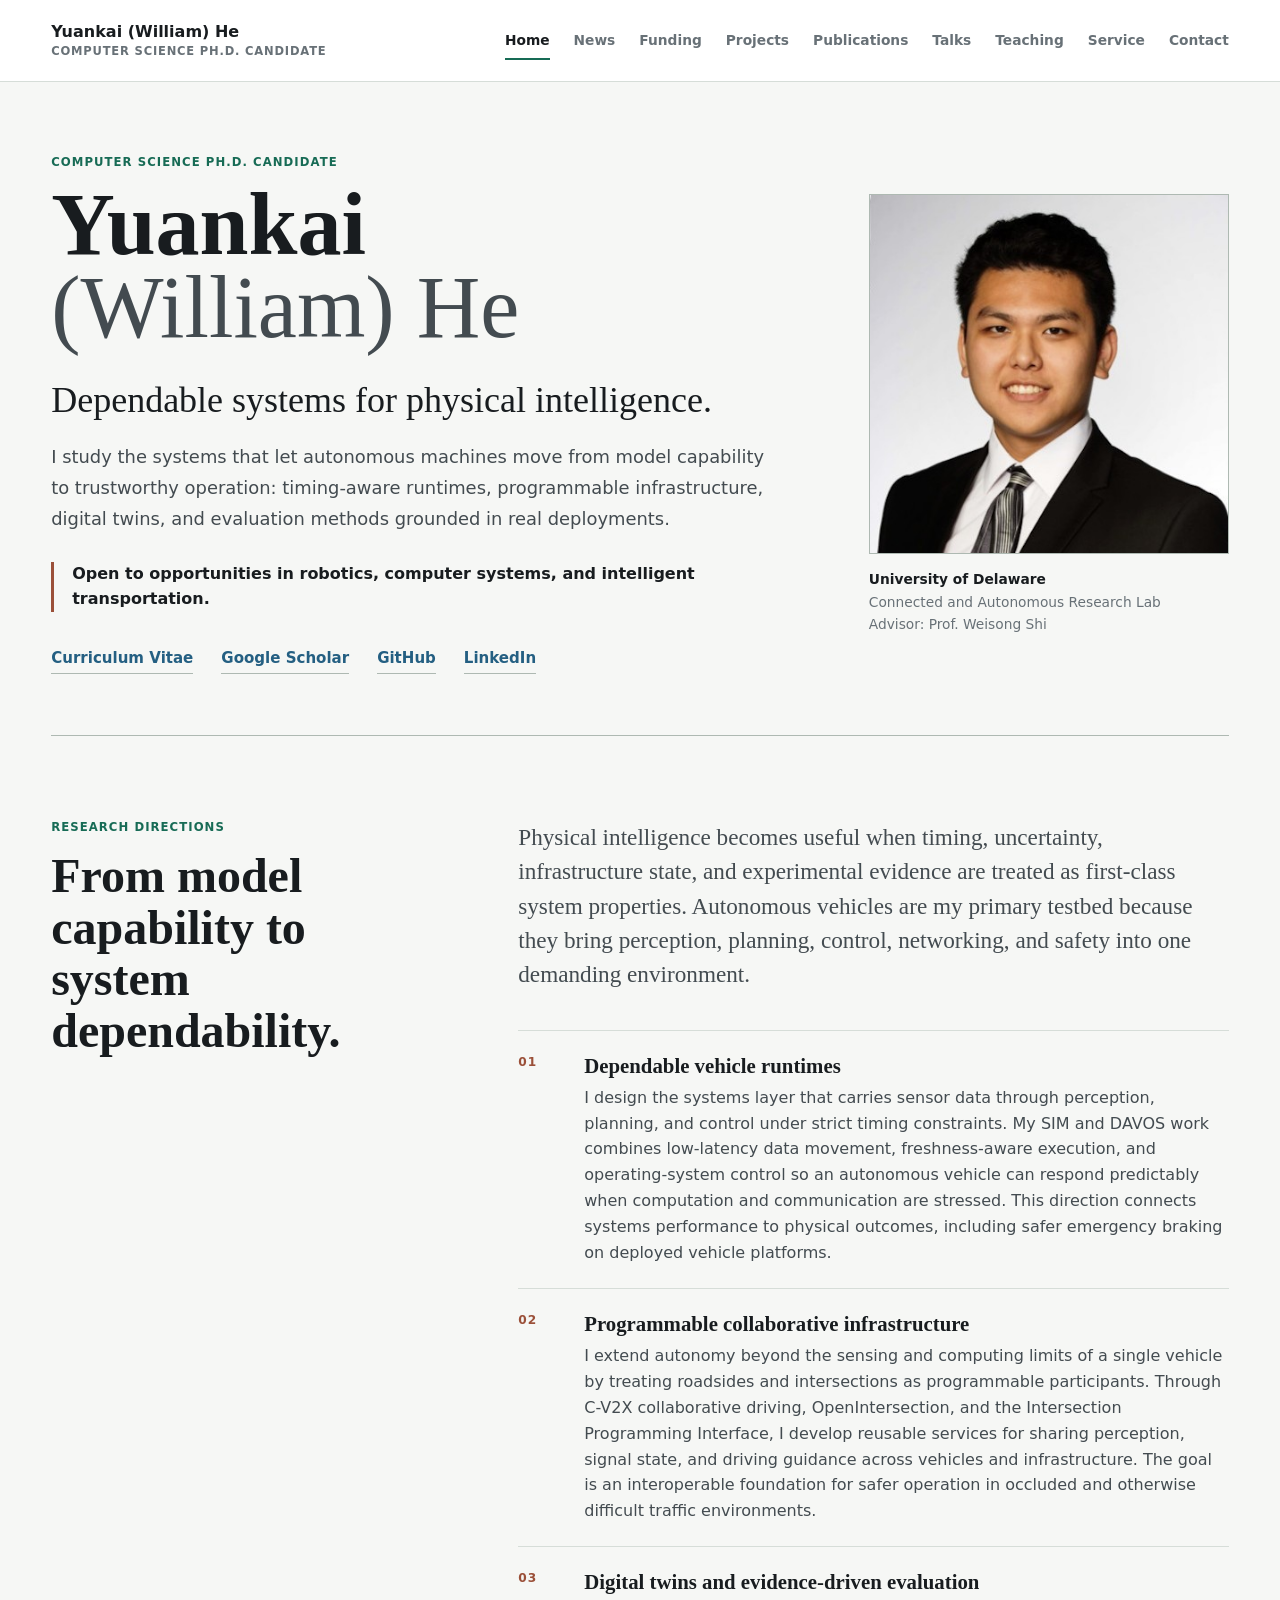
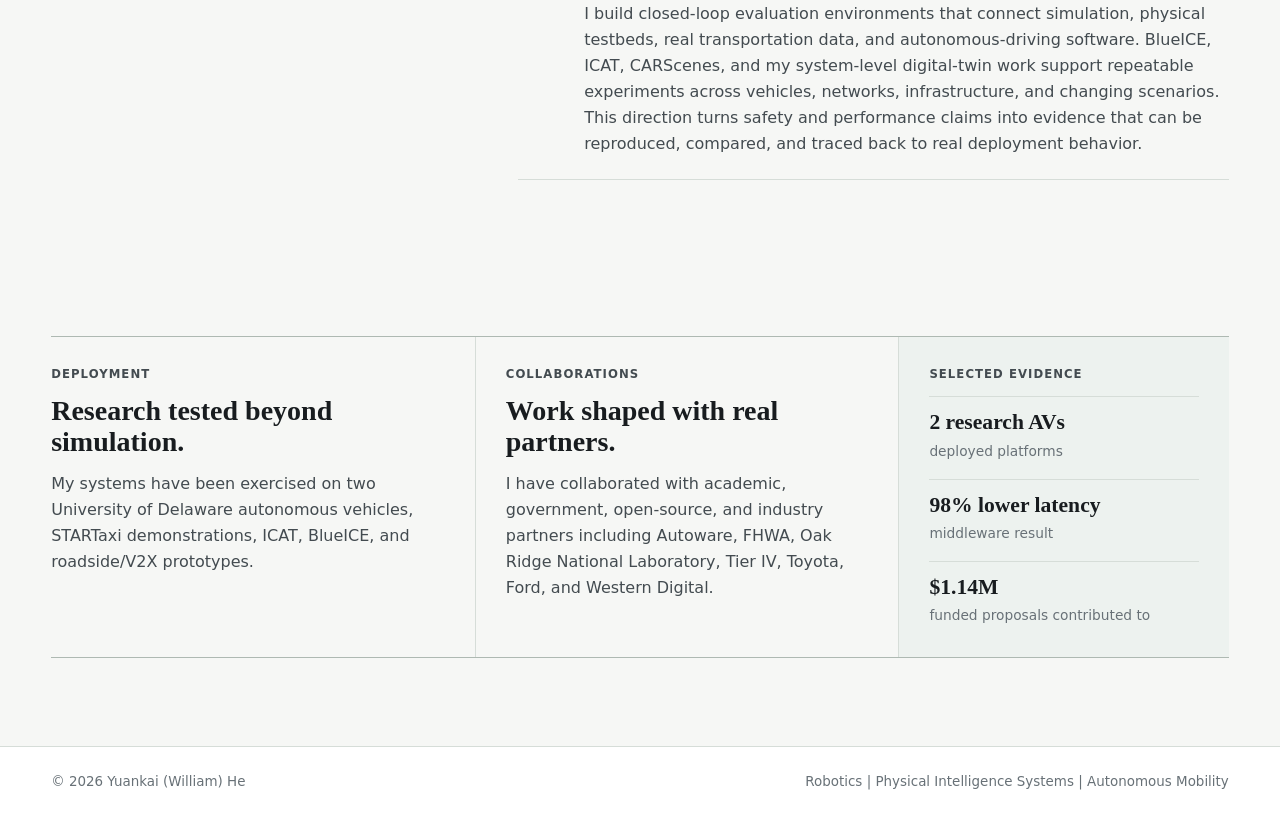
<file: index.html>
<!doctype html>
<html class="no-js" lang="en">
  <head>
    <meta charset="utf-8">
    <meta name="viewport" content="width=device-width, initial-scale=1">
    <meta name="description" content="Yuankai (William) He is a University of Delaware Computer Science Ph.D. candidate open to tenure-track assistant professor opportunities, with research in physical intelligence, autonomous mobility, V2X infrastructure, digital twins, and robotics.">
    <meta name="theme-color" content="#ffffff">
    <link rel="canonical" href="https://croquembouche.github.io/williamhe/">
    <meta property="og:type" content="profile">
    <meta property="og:title" content="Yuankai (William) He">
    <meta property="og:description" content="Computer Science Ph.D. candidate open to tenure-track assistant professor opportunities, with research in runtime, infrastructure, digital-twin, and safety-evidence systems for autonomous mobility and physical intelligence.">
    <meta property="og:url" content="https://croquembouche.github.io/williamhe/">
    <meta property="og:image" content="https://croquembouche.github.io/williamhe/assets/william-he-headshot.jpeg">
    <meta name="twitter:card" content="summary">
    <meta name="twitter:title" content="Yuankai (William) He">
    <meta name="twitter:description" content="Computer Science Ph.D. candidate open to tenure-track assistant professor opportunities, with research in physical intelligence, autonomous mobility, V2X infrastructure, and digital twins.">
    <title>Yuankai (William) He | Autonomous Mobility Systems</title>
    <link rel="icon" href="assets/favicon.svg" type="image/svg+xml">
    <script>document.documentElement.classList.replace("no-js", "js");</script>
    <link rel="stylesheet" href="styles.css?v=20260711-editorial">
  </head>
  <body>
    <a class="skip-link" href="#home">Skip to main content</a>
    <header class="site-header">
      <div class="header-identity">
        <a class="brand" href="#home" data-tab-link="home">Yuankai (William) He</a>
        <span class="header-role">Computer Science Ph.D. Candidate</span>
      </div>
      <nav class="tabs" aria-label="Website sections">
        <a class="tab is-active" href="#home" data-tab-link="home" aria-current="page">Home</a>
        <a class="tab" href="#news" data-tab-link="news">News</a>
        <a class="tab" href="#funding" data-tab-link="funding">Funding</a>
        <a class="tab" href="#projects" data-tab-link="projects">Projects</a>
        <a class="tab" href="#publications" data-tab-link="publications">Publications</a>
        <a class="tab" href="#talks" data-tab-link="talks">Talks</a>
        <a class="tab" href="#teaching" data-tab-link="teaching">Teaching</a>
        <a class="tab" href="#service" data-tab-link="service">Service</a>
        <a class="tab" href="#contact" data-tab-link="contact">Contact</a>
      </nav>
    </header>

    <main>
      <section id="home" class="panel is-active" data-panel="home" tabindex="-1">
        <div class="home-hero">
          <div class="home-hero-copy">
            <p class="eyebrow">Computer Science Ph.D. Candidate</p>
            <h1>Yuankai <span>(William) He</span></h1>
            <p class="hero-thesis">Dependable systems for physical intelligence.</p>
            <p class="lede">
              I study the systems that let autonomous machines move from model capability
              to trustworthy operation: timing-aware runtimes, programmable infrastructure,
              digital twins, and evaluation methods grounded in real deployments.
            </p>
            <p class="opportunity-line">
              Open to opportunities in robotics,
              computer systems, and intelligent transportation.
            </p>
            <nav class="profile-links" aria-label="Profile links">
              <a href="assets/Yuankai-William-He-CV-2026-10.pdf?v=2026-10-07" target="_blank" rel="noopener noreferrer">Curriculum Vitae</a>
              <a href="https://scholar.google.com/citations?hl=en&user=mBSNk3UAAAAJ" target="_blank" rel="noopener noreferrer">Google Scholar</a>
              <a href="https://github.com/Croquembouche" target="_blank" rel="noopener noreferrer">GitHub</a>
              <a href="https://www.linkedin.com/in/williamhecoin/" target="_blank" rel="noopener noreferrer">LinkedIn</a>
            </nav>
          </div>
          <figure class="home-portrait">
            <img src="assets/william-he-headshot.jpeg" alt="Yuankai William He">
            <figcaption>
              <strong>University of Delaware</strong>
              <span>Connected and Autonomous Research Lab</span>
              <span>Advisor: Prof. Weisong Shi</span>
            </figcaption>
          </figure>
        </div>

        <div class="home-research">
          <div class="home-section-heading">
            <p class="eyebrow">Research directions</p>
            <h2>From model capability to system dependability.</h2>
          </div>
          <div class="home-research-body">
            <p class="research-lead">
              Physical intelligence becomes useful when timing, uncertainty, infrastructure
              state, and experimental evidence are treated as first-class system properties.
              Autonomous vehicles are my primary testbed because they bring perception,
              planning, control, networking, and safety into one demanding environment.
            </p>
            <div class="research-thread-list">
              <article>
                <span>01</span>
                <div>
                  <h3>Dependable vehicle runtimes</h3>
                  <p>I design the systems layer that carries sensor data through perception, planning, and control under strict timing constraints. My SIM and DAVOS work combines low-latency data movement, freshness-aware execution, and operating-system control so an autonomous vehicle can respond predictably when computation and communication are stressed. This direction connects systems performance to physical outcomes, including safer emergency braking on deployed vehicle platforms.</p>
                </div>
              </article>
              <article>
                <span>02</span>
                <div>
                  <h3>Programmable collaborative infrastructure</h3>
                  <p>I extend autonomy beyond the sensing and computing limits of a single vehicle by treating roadsides and intersections as programmable participants. Through C-V2X collaborative driving, OpenIntersection, and the Intersection Programming Interface, I develop reusable services for sharing perception, signal state, and driving guidance across vehicles and infrastructure. The goal is an interoperable foundation for safer operation in occluded and otherwise difficult traffic environments.</p>
                </div>
              </article>
              <article>
                <span>03</span>
                <div>
                  <h3>Digital twins and evidence-driven evaluation</h3>
                  <p>I build closed-loop evaluation environments that connect simulation, physical testbeds, real transportation data, and autonomous-driving software. BlueICE, ICAT, CARScenes, and my system-level digital-twin work support repeatable experiments across vehicles, networks, infrastructure, and changing scenarios. This direction turns safety and performance claims into evidence that can be reproduced, compared, and traced back to real deployment behavior.</p>
                </div>
              </article>
            </div>
          </div>
        </div>

        <div class="home-context">
          <article>
            <p class="eyebrow">Deployment</p>
            <h2>Research tested beyond simulation.</h2>
            <p>My systems have been exercised on two University of Delaware autonomous vehicles, STARTaxi demonstrations, ICAT, BlueICE, and roadside/V2X prototypes.</p>
          </article>
          <article>
            <p class="eyebrow">Collaborations</p>
            <h2>Work shaped with real partners.</h2>
            <p>I have collaborated with academic, government, open-source, and industry partners including Autoware, FHWA, Oak Ridge National Laboratory, Tier IV, Toyota, Ford, and Western Digital.</p>
          </article>
          <aside class="home-facts" aria-label="Selected research facts">
            <p class="eyebrow">Selected evidence</p>
            <dl>
              <div><dt>2 research AVs</dt><dd>deployed platforms</dd></div>
              <div><dt>98% lower latency</dt><dd>middleware result</dd></div>
              <div><dt>$1.14M</dt><dd>funded proposals contributed to</dd></div>
            </dl>
          </aside>
        </div>
      </section>

      <section id="news" class="panel" data-panel="news" tabindex="-1">
        <div class="panel-heading">
          <h1>News and milestones.</h1>
        </div>

        <div class="news-stream">
          <section class="news-year">
            <div class="news-year-header">
              <p class="eyebrow">2026</p>
            </div>
            <article class="news-card">
              <div class="news-meta">
                <time datetime="2026-09-29">Sept. 2026</time>
                <span class="news-kind">Lab Visit</span>
              </div>
              <div class="news-copy">
                <h3>Demonstrated CAR Lab research for industry visitors</h3>
                <p>William He joined the CAR Lab team for research demonstrations during a visit from Western Digital, General Motors, and Uber. The visit highlighted autonomous-vehicle storage, data infrastructure, edge computing, and LLMs on the edge.</p>
                <div class="news-links">
                  <a href="https://www.linkedin.com/posts/weisongshi_autonomousvehicles-datainfrastructure-edgecomputing-ugcPost-7510759161589137408-hcY5/" target="_blank" rel="noopener noreferrer">Public post</a>
                </div>
              </div>
            </article>
            <article class="news-card">
              <div class="news-meta">
                <time datetime="2026-09-16">Sept. 2026</time>
                <span class="news-kind">Lab Visit</span>
              </div>
              <div class="news-copy">
                <h3>Welcomed IEEE CNS 2026 speakers and guests to the CAR Lab</h3>
                <p>William He joined the CAR Lab team in welcoming distinguished speakers and guests for a lab tour during IEEE CNS 2026 in Delaware.</p>
                <div class="news-links">
                  <a href="https://www.linkedin.com/posts/weisongshi_we-are-very-pleased-to-give-a-tour-of-our-ugcPost-7506090077677297664-qfg1/" target="_blank" rel="noopener noreferrer">Public post</a>
                </div>
              </div>
            </article>
            <article class="news-card">
              <div class="news-meta">
                <time datetime="2026-09-14">Sept. 2026</time>
                <span class="news-kind">Systems</span>
              </div>
              <div class="news-copy">
                <h3>Extended CARLA with an integrated research control center</h3>
                <p>William He built a browser-based CARLA control center with a 49-tool MCP integration for configuring and inspecting experiments. The work also adds movement-specific traffic signals, physical parking maneuvers, synchronized sensor capture, and recording for ROS 2 and native replay.</p>
                <div class="news-links">
                  <a href="https://www.linkedin.com/feed/update/urn:li:activity:7505234287495929856/" target="_blank" rel="noopener noreferrer">Public post</a>
                </div>
              </div>
            </article>
            <article class="news-card">
              <div class="news-meta">
                <time datetime="2026-08-25">Aug. 2026</time>
                <span class="news-kind">Education</span>
              </div>
              <div class="news-copy">
                <h3>Shared the 2026 Autonomous Driving Academy video</h3>
                <p>The CAR Lab released a video recap of its second Autonomous Driving Academy, held July 6–10 with University of Delaware Professional &amp; Continuing Studies. The announcement recognized William He alongside the team behind the pre-college program.</p>
                <div class="news-links">
                  <a href="https://www.linkedin.com/posts/autonomous-driving-academy-ud-2026-share-7498144926107447296-QjU2/" target="_blank" rel="noopener noreferrer">Public post</a>
                </div>
              </div>
            </article>
            <article class="news-card">
              <div class="news-meta">
                <time datetime="2026-08-20">Aug. 2026</time>
                <span class="news-kind">Outreach</span>
              </div>
              <div class="news-copy">
                <h3>Introduced young students to autonomous systems at the CAR Lab</h3>
                <p>William He joined fellow CAR Lab Ph.D. students for an elementary-school outreach visit. Demonstrations introduced students to computing through autonomous vehicles, drones, wheelchairs, and humanoid robots.</p>
                <div class="news-links">
                  <a href="https://www.linkedin.com/posts/great-outreach-activities-this-week-at-fintech-ugcPost-7496382593152696320-P7ih/" target="_blank" rel="noopener noreferrer">Public post</a>
                </div>
              </div>
            </article>
            <article class="news-card has-media">
              <div class="news-meta">
                <time>June 2026</time>
                <span class="news-kind">Tutorial</span>
              </div>
              <div class="news-copy">
                <h3>Gave Autoware tutorial and CARLab ecosystem talk at IEEE IV 2026</h3>
                <p>At the IEEE IV 2026 Autoware Tutorial &amp; Workshop in Detroit, William He gave “The Autoware Pipeline - Concepts and Basic Use” and presented “CARLab: CAV in the Autoware Ecosystem.”</p>
                <div class="news-links">
                  <a href="https://autoware.org/iv2026workshop/" target="_blank" rel="noopener noreferrer">Workshop page</a>
                  <a href="https://www.linkedin.com/posts/williamhecoin_ieeeiv2026-autoware-autonomousdriving-activity-7476310227626389504-Gj7E" target="_blank" rel="noopener noreferrer">Public post</a>
                </div>
              </div>
              <figure>
                <img src="assets/news/autoware-iv2026.png" alt="Autoware workshop banner for IEEE IV 2026" loading="lazy">
                <figcaption>Official IV 2026 Autoware workshop banner</figcaption>
              </figure>
            </article>
            <article class="news-card">
              <div class="news-meta">
                <time>June 2026</time>
                <span class="news-kind">Invited Talk</span>
              </div>
              <div class="news-copy">
                <h3>Presented system-level digital-twin work at IEEE IV 2026</h3>
                <p>At the DT-IV workshop, William He presented “A Closed-Loop System-Level Digital Twin to Evaluate Connected and Autonomous Mobility,” connecting simulation, vehicle autonomy, V2X, edge/network infrastructure, and real-world transportation data.</p>
                <div class="news-links">
                  <a href="https://civildigitaltwins.org/IEEE_IV_2026_DT/schedule.html" target="_blank" rel="noopener noreferrer">Workshop schedule</a>
                  <a href="https://civildigitaltwins.org/IEEE_IV_2026_DT/" target="_blank" rel="noopener noreferrer">Workshop overview</a>
                  <a href="https://www.linkedin.com/posts/williamhecoin_ieeeiv2026-digitaltwin-autonomousvehicles-activity-7476313991229894657-KZh0" target="_blank" rel="noopener noreferrer">Public post</a>
                </div>
              </div>
            </article>
            <article class="news-card">
              <div class="news-meta">
                <time>June 2026</time>
                <span class="news-kind">Papers</span>
              </div>
              <div class="news-copy">
                <h3>Presented two IEEE IV 2026 papers in Detroit</h3>
                <p>Two accepted IEEE IV 2026 papers reached the IV community: Sensor-in-Memory (SIM), a shared-memory middleware for latency-critical autonomous-driving pipelines, and a graph-based metric for dataset diversity and redundancy evaluation.</p>
                <div class="news-links">
                  <a href="https://www.linkedin.com/posts/williamhecoin_ieeeiv2026-intelligentvehicles-autonomousvehicles-activity-7476305114727636994-qShq" target="_blank" rel="noopener noreferrer">Public post</a>
                  <a href="https://www.thecarlab.org/outcomes/publications" target="_blank" rel="noopener noreferrer">CAR Lab publications</a>
                </div>
              </div>
            </article>
            <article class="news-card">
              <div class="news-meta">
                <time>May 2026</time>
                <span class="news-kind">Award</span>
              </div>
              <div class="news-copy">
                <h3>Received the Pehrson Award and Chester Fellowship</h3>
                <p>William He announced receiving the Frank A. Pehrson Graduate Student Award for Outstanding Computer Science Research and the Daniel L. Chester Graduate Fellowship Award at the University of Delaware.</p>
                <div class="news-links">
                  <a href="https://www.linkedin.com/posts/williamhecoin_udel-udelengineering-computerscience-activity-7456791926579736576-Uc0D" target="_blank" rel="noopener noreferrer">Public post</a>
                </div>
              </div>
            </article>
            <article class="news-card">
              <div class="news-meta">
                <time>May 2026</time>
                <span class="news-kind">Paper</span>
              </div>
              <div class="news-copy">
                <h3>Coauthored PaRC paper presented at IEEE MOST 2026</h3>
                <p>The CAR Lab shared Yuxin Wang's IEEE MOST 2026 presentation of PaRC, an on-device parking-rule checking service for interpreting complicated street parking signs and making explainable parking decisions.</p>
                <div class="news-links">
                  <a href="https://ieeemobility.org/MOST2026/program.php" target="_blank" rel="noopener noreferrer">IEEE MOST 2026 program</a>
                  <a href="https://www.weisongshi.org/publications.html" target="_blank" rel="noopener noreferrer">Publication page</a>
                </div>
              </div>
            </article>
            <article class="news-card">
              <div class="news-meta">
                <time>April 2026</time>
                <span class="news-kind">Paper</span>
              </div>
              <div class="news-copy">
                <h3>DaVoS accepted to the PISA workshop at IEEE MOST 2026</h3>
                <p>DaVoS introduces a physics-based, platform-agnostic safety model for autonomous vehicles and was accepted to the Physical Intelligence: Systems and Applications workshop.</p>
                <div class="news-links">
                  <a href="https://ieeemobility.org/MOST2026/program.php" target="_blank" rel="noopener noreferrer">IEEE MOST 2026 program</a>
                  <a href="https://www.linkedin.com/posts/williamhecoin_autonomousvehicles-avsafety-selfdrivingcars-activity-7442226159322468352-NFEE" target="_blank" rel="noopener noreferrer">Public post</a>
                </div>
              </div>
            </article>
            <article class="news-card">
              <div class="news-meta">
                <time>March 2026</time>
                <span class="news-kind">Systems</span>
              </div>
              <div class="news-copy">
                <h3>Deployed a local LLM for CAR Lab knowledge workflows</h3>
                <p>William He deployed a local LLM service for the CAR Lab so students can query lab facilities, resources, publication guidance, paper-review support, and recent research without exposing early ideas to external tools.</p>
                <div class="news-links">
                  <a href="https://www.linkedin.com/posts/williamhecoin_ive-just-deployed-a-local-llm-for-the-the-activity-7437981107024801792-ywDr" target="_blank" rel="noopener noreferrer">Public post</a>
                </div>
              </div>
            </article>
            <article class="news-card">
              <div class="news-meta">
                <time>March 2026</time>
                <span class="news-kind">Research Impact</span>
              </div>
              <div class="news-copy">
                <h3>Reached 100 total citations on Google Scholar</h3>
                <p>William He marked the 100-citation milestone on Google Scholar, a public research-impact signal that has continued to grow with the autonomous mobility systems work.</p>
                <div class="news-links">
                  <a href="https://www.linkedin.com/posts/williamhecoin_yuankai-he-activity-7435349391063879680-l4ho" target="_blank" rel="noopener noreferrer">Public post</a>
                  <a href="https://scholar.google.com/citations?hl=en&amp;user=mBSNk3UAAAAJ" target="_blank" rel="noopener noreferrer">Google Scholar</a>
                </div>
              </div>
            </article>
          </section>

          <section class="news-year">
            <div class="news-year-header">
              <p class="eyebrow">2025</p>
            </div>
            <article class="news-card">
              <div class="news-meta">
                <time>Dec. 2025</time>
                <span class="news-kind">Technical Report</span>
              </div>
              <div class="news-copy">
                <h3>DAVOS vehicle operating-system report released</h3>
                <p>The CAR Lab released DAVOS as a technical report and arXiv preprint, framing a unified vehicle operating-system architecture for real-time autonomy, extensible vehicle computing, storage, security, and low-latency data paths.</p>
                <div class="news-links">
                  <a href="https://www.linkedin.com/posts/thecarlab_davos-technical-report-activity-7408691582503108610-wC2f" target="_blank" rel="noopener noreferrer">Public post</a>
                  <a href="https://arxiv.org/abs/2601.05072" target="_blank" rel="noopener noreferrer">arXiv</a>
                </div>
              </div>
            </article>
            <article class="news-card">
              <div class="news-meta">
                <time>Oct. 2025</time>
                <span class="news-kind">Open Source</span>
              </div>
              <div class="news-copy">
                <h3>OpenIntersection and IPI were released publicly</h3>
                <p>The IPI release turned the OpenIntersection work into a public repository for software-defined intersections, V2X-facing APIs, and reproducible infrastructure experiments.</p>
                <div class="news-links">
                  <a href="https://www.linkedin.com/posts/williamhecoin_github-thecarlabipi-activity-7383698775606980608-8ZMZ" target="_blank" rel="noopener noreferrer">Public post</a>
                  <a href="https://github.com/Croquembouche/IPI" target="_blank" rel="noopener noreferrer">Repository</a>
                </div>
              </div>
            </article>
            <article class="news-card">
              <div class="news-meta">
                <time>Fall 2025</time>
                <span class="news-kind">Teaching</span>
              </div>
              <div class="news-copy">
                <h3>Launched Introduction to Autonomous Driving at Delaware</h3>
                <p>William He launched the graduate course Introduction to Autonomous Driving, later listed in the CV as required curriculum in the M.S. in AI autonomous driving concentration.</p>
                <div class="news-links">
                  <a href="https://www.linkedin.com/posts/williamhecoin_autonomousvehicles-ai-engineeringeducation-activity-7343632177244368899-1aIM" target="_blank" rel="noopener noreferrer">Public post</a>
                  <a href="assets/Yuankai-William-He-CV-2026-10.pdf?v=2026-10-07" target="_blank" rel="noopener noreferrer">CV</a>
                </div>
              </div>
            </article>
            <article class="news-card">
              <div class="news-meta">
                <time>Sept. 2025</time>
                <span class="news-kind">Showcase</span>
              </div>
              <div class="news-copy">
                <h3>HydraU and STARTaxi showcased to Senator Coons's staff</h3>
                <p>A public CAR Lab update highlighted U.S. Senator Christopher Coons's staff visiting UD, riding in HydraU, and seeing SafeAI, EdgeAI, STARTaxi, smart infrastructure, and Autoware-based projects supported by NSF and industry collaborators.</p>
                <div class="news-links">
                  <a href="https://www.linkedin.com/posts/weisongshi_safeai-edgeai-autonomousmobilerobots-activity-7367564673950384130-Z7Eu" target="_blank" rel="noopener noreferrer">Public post</a>
                </div>
              </div>
            </article>
            <article class="news-card has-media">
              <div class="news-meta">
                <time>July 2025</time>
                <span class="news-kind">Education</span>
              </div>
              <div class="news-copy">
                <h3>Autonomous Driving Academy ran at the University of Delaware</h3>
                <p>UD publicized the academy led by William He, Weisong Shi, and Ren Zhong, extending CAR Lab work into a pre-college autonomous driving program.</p>
                <div class="news-links">
                  <a href="https://www.cis.udel.edu/2025/04/09/autonomous-driving-academy-gets-in-gear/" target="_blank" rel="noopener noreferrer">CIS story</a>
                  <a href="https://www.udel.edu/udaily/2025/march/autonomous-driving-academy-gets-in-gear/" target="_blank" rel="noopener noreferrer">UDaily story</a>
                  <a href="https://www.pcs.udel.edu/autonomous-driving/" target="_blank" rel="noopener noreferrer">Program page</a>
                </div>
              </div>
              <figure>
                <img src="assets/news/autonomous-driving-academy-2025.jpg" alt="Autonomous Driving Academy leaders with a model car" loading="lazy">
                <figcaption>Autonomous Driving Academy, University of Delaware</figcaption>
              </figure>
            </article>
            <article class="news-card">
              <div class="news-meta">
                <time>June 2025</time>
                <span class="news-kind">Visitor</span>
              </div>
              <div class="news-copy">
                <h3>Hosted ADASTEC leadership and demonstrated STARTaxi</h3>
                <p>The CAR Lab hosted ADASTEC visitors and used the visit to show STARTaxi and ongoing autonomy work involving William He, Ren Zhong, Boyang Tian, and Weisong Shi.</p>
                <div class="news-links">
                  <a href="https://www.linkedin.com/posts/thecarlab_industrycollaboration-autonomousdriving-activity-7336017570396864512-b7ZU" target="_blank" rel="noopener noreferrer">CAR Lab post</a>
                  <a href="https://www.linkedin.com/posts/cemrekavvasoglu_we-had-a-great-time-visiting-the-car-lab-activity-7336135203536388098-8s3Q" target="_blank" rel="noopener noreferrer">Visitor post</a>
                </div>
              </div>
            </article>
            <article class="news-card">
              <div class="news-meta">
                <time>May 2025</time>
                <span class="news-kind">Demo</span>
              </div>
              <div class="news-copy">
                <h3>STARTaxi debuted during IEEE MOST 2025</h3>
                <p>The CAR Lab introduced STARTaxi as an academic autonomous ride-hailing service on STAR Campus, with William He and Yuxin Wang leading the vehicle side and undergraduate students building the app.</p>
                <div class="news-links">
                  <a href="https://www.youtube.com/watch?v=yeX6p5nSqgg" target="_blank" rel="noopener noreferrer">Demo video</a>
                  <a href="https://www.youtube.com/watch?v=v4coj6eYNyY" target="_blank" rel="noopener noreferrer">IEEE MOST demo video</a>
                  <a href="https://www.linkedin.com/posts/weisongshi_startaxi-startaxi-autoware-activity-7327053922571894784-repS" target="_blank" rel="noopener noreferrer">Public post</a>
                  <a href="https://www.linkedin.com/posts/williamhecoin_startaxi-autoware-davos-activity-7327467545584705536-tpoO" target="_blank" rel="noopener noreferrer">William He post</a>
                </div>
              </div>
            </article>
          </section>

          <section class="news-year">
            <div class="news-year-header">
              <p class="eyebrow">2024</p>
            </div>
            <article class="news-card">
              <div class="news-meta">
                <time>Dec. 2024</time>
                <span class="news-kind">Publication</span>
              </div>
              <div class="news-copy">
                <h3>IEEE Computer published “A Vision for Transformative Intersections”</h3>
                <p>The vision article framed OpenIntersection as a software-defined infrastructure direction and connected it to the Autoware ecosystem and real-world deployment paths.</p>
                <div class="news-links">
                  <a href="https://www.weisongshi.org/publications.html" target="_blank" rel="noopener noreferrer">Publication page</a>
                  <a href="https://www.linkedin.com/posts/williamhecoin_a-vision-for-transformative-intersections-activity-7266616375295586304-A9VI" target="_blank" rel="noopener noreferrer">Public post</a>
                </div>
              </div>
            </article>
            <article class="news-card has-media">
              <div class="news-meta">
                <time>Nov. 2024</time>
                <span class="news-kind">Talk</span>
              </div>
              <div class="news-copy">
                <h3>Presented BlueICE and ICAT to the RSGO group</h3>
                <p>The talk focused on scalable autonomous-driving simulation and testbed work, extending the digital-twin and validation story around BlueICE and ICAT.</p>
              </div>
              <figure>
                <img src="assets/old-site/rsgo-presentation.jpg" alt="William He presenting BlueICE and ICAT" loading="lazy">
                <figcaption>BlueICE and ICAT presentation at RSGO</figcaption>
              </figure>
            </article>
            <article class="news-card has-media">
              <div class="news-meta">
                <time>Aug. 2024</time>
                <span class="news-kind">Visitor</span>
              </div>
              <div class="news-copy">
                <h3>Hosted Tier IV North America leadership at the CAR Lab</h3>
                <p>Christian John, President of Tier IV North America and vice chair of the Autoware Foundation strategic planning committee, visited the lab during a period of active collaboration.</p>
              </div>
              <figure>
                <img src="assets/old-site/tieriv-visit.jpg" alt="Group photo from the Tier IV visit" loading="lazy">
                <figcaption>Tier IV visit to the CAR Lab</figcaption>
              </figure>
            </article>
            <article class="news-card has-media">
              <div class="news-meta">
                <time>July 2024</time>
                <span class="news-kind">Teaching</span>
              </div>
              <div class="news-copy">
                <h3>Taught Introduction to Mobile Robot Programming</h3>
                <p>The summer course used ICAT and Autoware for hands-on programming with connected and autonomous mobile robots.</p>
              </div>
              <figure>
                <img src="assets/old-site/mobile-robot-programming.jpg" alt="William He teaching a mobile robot programming course" loading="lazy">
                <figcaption>Summer mobile robot programming course</figcaption>
              </figure>
            </article>
            <article class="news-card has-media">
              <div class="news-meta">
                <time>July 2024</time>
                <span class="news-kind">Visitor</span>
              </div>
              <div class="news-copy">
                <h3>Hosted a visiting faculty group at the CAR Lab</h3>
                <p>The visitor group included faculty from UVA, William &amp; Mary, Auburn, UMass Dartmouth, Yeshiva, Stony Brook, Howard, and Wayne State.</p>
              </div>
              <figure>
                <img src="assets/old-site/faculty-visit.jpg" alt="Faculty visitor group at the CAR Lab" loading="lazy">
                <figcaption>Faculty visitors to the CAR Lab</figcaption>
              </figure>
            </article>
            <article class="news-card has-media">
              <div class="news-meta">
                <time>May 2024</time>
                <span class="news-kind">Tutorial</span>
              </div>
              <div class="news-copy">
                <h3>Presented “Sim-to-Real and Real-to-Sim Indoor Testbed” at IEEE MOST 2024</h3>
                <p>The tutorial presented an indoor testbed that connects simulated and physical autonomous-driving experiments.</p>
                <div class="news-links">
                  <a href="https://ieeemobility.org/MOST2024/MOST%202024%20Program.pdf" target="_blank" rel="noopener noreferrer">MOST 2024 program</a>
                  <a href="https://www.linkedin.com/posts/thecarlab_fyi-activity-7190144654938398720-e0XF" target="_blank" rel="noopener noreferrer">Public post</a>
                </div>
              </div>
              <figure>
                <img src="assets/old-site/autoware-tutorial.jpg" alt="Autoware tutorial poster for IEEE MOST 2024" loading="lazy">
                <figcaption>IEEE MOST 2024 Autoware tutorial</figcaption>
              </figure>
            </article>
          </section>

          <section class="news-year">
            <div class="news-year-header">
              <p class="eyebrow">2023</p>
            </div>
            <article class="news-card">
              <div class="news-meta">
                <time>Dec. 2023</time>
                <span class="news-kind">Publication</span>
              </div>
              <div class="news-copy">
                <h3>C-V2X collaborative autonomous driving paper appeared in IEEE TVT</h3>
                <p>The first-author IEEE Transactions on Vehicular Technology paper established one of the key foundations behind later OpenIntersection and IPI work.</p>
                <div class="news-links">
                  <a href="https://www.thecarlab.org/outcomes/publications" target="_blank" rel="noopener noreferrer">CAR Lab publications</a>
                </div>
              </div>
            </article>
            <article class="news-card">
              <div class="news-meta">
                <time>Oct. 2023</time>
                <span class="news-kind">Lab Move</span>
              </div>
              <div class="news-copy">
                <h3>Quoted during the STAR Campus and FinTech Innovation Hub opening</h3>
                <p>A UDaily story on the new space quoted William He on how the co-location of faculty, labs, and partners made cross-group collaboration easier in person.</p>
                <div class="news-links">
                  <a href="https://www.udel.edu/udaily/2023/october/ribbon-cutting-fintech-innovation-hub/" target="_blank" rel="noopener noreferrer">UDaily story</a>
                  <a href="https://www.linkedin.com/posts/thecarlab_star-activity-7137140482270203905-OqZG" target="_blank" rel="noopener noreferrer">Public post</a>
                </div>
              </div>
            </article>
          </section>
        </div>
      </section>

      <section id="funding" class="panel" data-panel="funding" tabindex="-1">
        <div class="panel-heading">
          <h1>Research support.</h1>
        </div>
        <ul class="funding-list funding-summary">
          <li class="funding-item">
            <span class="funding-meta">Total support</span>
            <div><h2>$1,140,416</h2><p>Graduate proposal contributor on six funded proposals; lead graduate researcher on five associated projects.</p></div>
          </li>
          <li class="funding-item">
            <span class="funding-meta">Industry-supported</span>
            <div><h2>$170,000</h2><p>Three funded TIER IV and Toyota proposals on Autoware, IPI, and open intersections.</p></div>
          </li>
          <li class="funding-item">
            <span class="funding-meta">NSF-supported</span>
            <div><h2>$970,416</h2><p>Three funded NSF proposals supporting edge intelligence, connected autonomy, and CPS learning and control.</p></div>
          </li>
        </ul>

        <div class="project-cluster">
          <h2>External Research Support</h2>
          <ul class="funding-list">
            <li class="funding-item">
              <span class="funding-meta"><time datetime="2025-03">Mar. 2025 – Feb. 2028</time><span>NSF CNS · 2426482</span></span>
              <div><h3>CADaaS: Deterministic Communication and Predictive Computation for Connected Autonomous Driving as a Service</h3><p><strong>Support: $273,555.</strong> Lead Graduate Researcher; Graduate Proposal Contributor.</p></div>
            </li>
            <li class="funding-item">
              <span class="funding-meta"><time datetime="2023-06">June 2023 – May 2026</time><span>NSF ECCS · 2311087</span></span>
              <div><h3>Physics-Model-Based Neural Networks Redesign for CPS Learning and Control</h3><p><strong>Support: $197,000.</strong> Lead Graduate Researcher; Graduate Proposal Contributor.</p></div>
            </li>
            <li class="funding-item">
              <span class="funding-meta"><time datetime="2022-01">Jan. 2022 – Dec. 2024</time><span>NSF CNS · 2140346</span></span>
              <div><h3>Enabling Real-time, Scalable and Secure Collaborative Intelligence on the Edge</h3><p><strong>Support: $499,861.</strong> Graduate Research Contributor; Graduate Proposal Contributor.</p></div>
            </li>
            <li class="funding-item">
              <span class="funding-meta"><time datetime="2025">2025 – 2026</time><span>TIER IV</span></span>
              <div><h3>Investigating the Effect of C-V2X on Autoware.Universe</h3><p><strong>Support: $50,000.</strong> Lead Graduate Researcher and Project Lead; Graduate Proposal Contributor.</p></div>
            </li>
            <li class="funding-item">
              <span class="funding-meta"><time datetime="2024">2024 – 2025</time><span>TIER IV</span></span>
              <div><h3>Design and Implementation of Infrastructure Programming Interface (IPI)</h3><p><strong>Support: $60,000.</strong> Lead Graduate Researcher and Project Lead; Graduate Proposal Contributor.</p></div>
            </li>
            <li class="funding-item">
              <span class="funding-meta"><time datetime="2023">2023 – 2024</time><span>Toyota</span></span>
              <div><h3>Open Intersection Reference Design and Implementation</h3><p><strong>Support: $60,000.</strong> Lead Graduate Researcher and Project Lead; Graduate Proposal Contributor.</p></div>
            </li>
          </ul>
        </div>

        <div class="project-cluster">
          <h2>Fellowships and Research Recognition</h2>
          <ul class="funding-list">
            <li class="funding-item">
              <span class="funding-meta">2026</span>
              <div><h3>Frank A. Pehrson Graduate Student Award</h3><p>University of Delaware. Single-recipient CIS graduate research award for outstanding computer science research.</p></div>
            </li>
            <li class="funding-item">
              <span class="funding-meta">2025 and 2026</span>
              <div><h3>Daniel L. Chester Graduate Fellowship Award</h3><p>University of Delaware. Annual CIS graduate fellowship awarded in consecutive years.</p></div>
            </li>
          </ul>
        </div>
      </section>

      <section id="projects" class="panel" data-panel="projects" tabindex="-1">
        <div class="panel-heading">
          <h1>Research systems.</h1>
        </div>

        <div class="project-cluster">
          <h2>Research Outcomes</h2>
          <div class="project-grid">
            <article class="project-card has-media">
              <img src="assets/davos-cleveland-lidar.png" alt="DAVOS LiDAR and driving visualization">
              <span>Runtime / OS</span>
              <h3>SIM / DAVOS</h3>
              <p>Freshness-aware middleware and autonomous-vehicle OS work deployed on UD AV platforms; up to 98% lower transport latency and 13.6 ft shorter emergency-braking distance at 40 mph.</p>
              <a href="https://github.com/Croquembouche/DAVOS_SIM" target="_blank" rel="noopener noreferrer">Repository</a>
            </article>
            <article class="project-card">
              <span>V2X / Infrastructure</span>
              <h3>IPI / OpenIntersection</h3>
              <p>Open-source Intersection Programming Interface for software-defined roadsides: standardized APIs, J2735 helpers, UPER encoding, ROS/Mocar adapters, and V2X experiment tracking.</p>
              <a href="https://github.com/Croquembouche/IPI" target="_blank" rel="noopener noreferrer">Repository</a>
            </article>
            <article class="project-card has-media">
              <img src="assets/carscenes-attribute-distribution.png" alt="CARScenes dataset attribute distribution">
              <span>Dataset / Benchmark</span>
              <h3>CARScenes</h3>
              <p>Semantic VLM dataset release workspace with schema, splits, validation scripts, benchmark reporting, and paper sources.</p>
              <a href="https://github.com/Croquembouche/CARScenes" target="_blank" rel="noopener noreferrer">Repository</a>
            </article>
            <article class="project-card">
              <span>Dataset / Evaluation</span>
              <h3>UDrive</h3>
              <p>Autonomous-driving dataset benchmark with tooling for scenario discovery, image analysis, and evaluation across varied driving conditions.</p>
              <a href="https://github.com/Croquembouche/UDrive" target="_blank" rel="noopener noreferrer">Repository</a>
            </article>
            <article class="project-card">
              <span>Digital Twin</span>
              <h3>DT_World</h3>
              <p>Lidar-first digital-twin pipeline for synchronized driving data, tiled road meshes, PBR textures, semantic materials, object manifests, and OpenDRIVE maps.</p>
            </article>
            <article class="project-card">
              <span>Simulation</span>
              <h3>BlueICE</h3>
              <p>Containerized CARLA, SUMO, Autoware, and hardware-in-the-loop co-simulation foundation for reproducible autonomous-driving experiments.</p>
              <a href="https://github.com/Croquembouche/BlueICE" target="_blank" rel="noopener noreferrer">Repository</a>
            </article>
            <article class="project-card">
              <span>Testbed</span>
              <h3>ICAT</h3>
              <p>Indoor Connected and Autonomous Testbed for vehicle computing, Autoware education, and connected autonomy demonstrations.</p>
            </article>
            <article class="project-card">
              <span>Robotaxi Platform</span>
              <h3>STARTaxi / HydraU</h3>
              <p>Academic autonomous ride-hailing platform on UD STAR Campus, connecting Autoware, DAVOS, vehicle operations, and student-built service interfaces.</p>
            </article>
          </div>
        </div>

        <div class="project-cluster">
          <h2>Autoware, V2X, and Vehicle Platforms</h2>
          <div class="compact-grid">
            <article><h3>AutowareDEMO</h3><p>Static Three.js Autoware/RViz-style demo viewer for maps, trajectory, perception objects, camera views, and operator walkthroughs.</p><a href="https://github.com/Croquembouche/AutowareDEMO" target="_blank" rel="noopener noreferrer">Repository</a></article>
            <article><h3>V2X_Autoware</h3><p>ROS 2 workspace bridging CARLA traffic lights to J2735 SPaT/MAP messages and Autoware-facing V2X nodes.</p><a href="https://github.com/Croquembouche/V2X_Autoware" target="_blank" rel="noopener noreferrer">Repository</a></article>
            <article><h3>AutowareUniverse-Carla</h3><p>Autoware and CARLA co-simulation baseline with UD maps and BlueICE integration.</p><a href="https://github.com/Croquembouche/AutowareUniverse-Carla" target="_blank" rel="noopener noreferrer">Repository</a></article>
            <article><h3>UDAutoware</h3><p>University of Delaware Autoware.Universe workspace and maps for local autonomous-driving experiments.</p><a href="https://github.com/Croquembouche/UDAutoware" target="_blank" rel="noopener noreferrer">Repository</a></article>
            <article><h3>autoware_v2x_msgs</h3><p>V2X message definitions and support artifacts used by Autoware and infrastructure experiments.</p><a href="https://github.com/Croquembouche/autoware_v2x_msgs" target="_blank" rel="noopener noreferrer">Repository</a></article>
            <article><h3>AutowareUniverse-CARLA-CPPBridge</h3><p>C++ bridge work for connecting Autoware.Universe and CARLA simulation workflows.</p><a href="https://github.com/Croquembouche/AutowareUniverse-CARLA-CPPBridge" target="_blank" rel="noopener noreferrer">Repository</a></article>
            <article><h3>C-V2X CARLA</h3><p>CARLA, ROS 2, and C-V2X message integration for collaborative autonomous-driving simulation.</p></article>
            <article><h3>CCAD</h3><p>Collaborative autonomous-driving framework using C-V2X, RSU/OBU devices, edge computing, and lane-keeping guidance.</p><a href="https://github.com/Croquembouche/CCAD" target="_blank" rel="noopener noreferrer">Repository</a></article>
          </div>
        </div>

        <div class="project-cluster">
          <h2>Active and Private Research Prototypes</h2>
          <div class="compact-grid">
            <article><h3>InfraSense</h3><p>Infrastructure sensing and V2X web/runtime work for live maps, DelDOT cameras, MQTT feeds, and intersection state.</p></article>
            <article><h3>MIRAGE</h3><p>Mixed-reality Injection for Real-world Autonomous Ground-vehicle Evaluation.</p></article>
            <article><h3>MeshUnderOcclusion</h3><p>Occlusion-aware mesh and cooperative perception prototype for autonomous systems.</p></article>
            <article><h3>Indoor Vision-Supplemented Localization</h3><p>Vision-assisted localization experiments for indoor autonomy settings.</p></article>
            <article><h3>Indoor LiDAR Dynamic Localization</h3><p>LiDAR-based dynamic localization work for indoor connected autonomy.</p></article>
            <article><h3>ARIS</h3><p>Augmented Responsive Intersection for Safety.</p></article>
            <article><h3>DynamicYOLO</h3><p>Routed YOLO experiment scaffold with baseline training, routed inference, logging, and dashboard support.</p></article>
            <article><h3>AVModelSwitch</h3><p>Autonomous-vehicle model-switching research prototype.</p></article>
          </div>
        </div>

      </section>

      <section id="publications" class="panel" data-panel="publications" tabindex="-1">
        <div class="panel-heading">
          <h1>Publications and book.</h1>
        </div>
        <div class="publication-layout">
          <section class="publication-section publication-highlights" aria-labelledby="most-cited-heading">
            <div class="publication-section-header">
              <p class="eyebrow">Citation Highlights</p>
              <h2 id="most-cited-heading">Most cited papers</h2>
              <p>Citation counts: Google Scholar, September 29, 2026.</p>
            </div>
            <ol class="publication-highlight-list">
              <li class="publication-highlight-item">
                <span class="highlight-rank">1</span>
                <div class="publication-main">
                  <h3>Towards C-V2X Enabled Collaborative Autonomous Driving</h3>
                  <p>Y. He, B. Wu, Z. Dong, J. Wan, W. Shi. IEEE Transactions on Vehicular Technology, 72(12):15450–15462, 2023.</p>
                  <div class="publication-links"><a href="https://doi.org/10.1109/TVT.2023.3299844" target="_blank" rel="noopener noreferrer">DOI</a><a href="https://par.nsf.gov/servlets/purl/10467122" target="_blank" rel="noopener noreferrer">PDF</a></div>
                </div>
                <span class="citation-count">83 Google Scholar citations</span>
              </li>
              <li class="publication-highlight-item">
                <span class="highlight-rank">2</span>
                <div class="publication-main">
                  <h3>ICAT: An Indoor Connected and Autonomous Testbed for Vehicle Computing</h3>
                  <p>Z. Tian, Y. He, B. Tian, R. Zhong, E. Foorginejad, W. Shi. IEEE MOST, pp. 242–250, 2024.</p>
                  <div class="publication-links"><a href="https://doi.org/10.1109/MOST60774.2024.00033" target="_blank" rel="noopener noreferrer">DOI</a><a href="https://weisongshi.org/papers/Tian24-ICAT.pdf" target="_blank" rel="noopener noreferrer">PDF</a></div>
                </div>
                <span class="citation-count">19 Google Scholar citations</span>
              </li>
              <li class="publication-highlight-item">
                <span class="highlight-rank">3</span>
                <div class="publication-main">
                  <h3>Quantitative Analysis of Storage Requirement for Autonomous Vehicles</h3>
                  <p>Y. Wang, Y. He, R. Wang, W. Shi. Proceedings of the 16th ACM Workshop on Hot Topics in Storage and File Systems (HotStorage ’24), pp. 71–78, 2024.</p>
                  <div class="publication-links"><a href="https://doi.org/10.1145/3655038.3665948" target="_blank" rel="noopener noreferrer">DOI</a><a href="https://weisongshi.org/papers/Wang24-HotStorage.pdf" target="_blank" rel="noopener noreferrer">PDF</a></div>
                </div>
                <span class="citation-count">12 Google Scholar citations</span>
              </li>
              <li class="publication-highlight-item">
                <span class="highlight-rank">4</span>
                <div class="publication-main">
                  <h3>An Advanced Framework for Ultra-Realistic Simulation and Digital Twinning for Autonomous Vehicles</h3>
                  <p>Y. He, H. Chen, W. Shi. Manuscript under review; arXiv:2405.01328, 2024.</p>
                  <div class="publication-links"><a href="https://arxiv.org/abs/2405.01328" target="_blank" rel="noopener noreferrer">arXiv</a><a href="https://arxiv.org/pdf/2405.01328" target="_blank" rel="noopener noreferrer">PDF</a></div>
                </div>
                <span class="citation-count">11 Google Scholar citations</span>
              </li>
              <li class="publication-highlight-item">
                <span class="highlight-rank">5</span>
                <div class="publication-main">
                  <h3>To Turn or Not To Turn, SafeCross is the Answer</h3>
                  <p>B. Wu*, Y. He*, Z. Dong, J. Wan, J. Zhang, W. Shi. IEEE ICDCS, pp. 414–424, 2022. *Equal contribution.</p>
                  <div class="publication-links"><a href="https://doi.org/10.1109/ICDCS54860.2022.00047" target="_blank" rel="noopener noreferrer">DOI</a><a href="https://weisongshi.org/papers/wu22-SafeCross.pdf" target="_blank" rel="noopener noreferrer">PDF</a></div>
                </div>
                <span class="citation-count">8 Google Scholar citations</span>
              </li>
            </ol>
          </section>

          <section class="publication-section" aria-labelledby="book-heading">
            <div class="publication-section-header">
              <p class="eyebrow">Book</p>
              <h2 id="book-heading">Book</h2>
            </div>
            <ul class="publication-list">
              <li class="publication-item">
                <div class="publication-main">
                  <h3>Introduction to Autonomous Driving</h3>
                  <p>W. Shi, Y. He. Springer, 2025.</p>
                    <div class="publication-links"><a href="https://doi.org/10.1007/978-3-031-99485-2" target="_blank" rel="noopener noreferrer">DOI</a><a href="https://thecarlab.github.io/AVBook/" target="_blank" rel="noopener noreferrer">Demo</a><a href="https://autonomousdrivingbook.org/book-chapters" target="_blank" rel="noopener noreferrer">Book Companion</a></div>
                </div>
              </li>
            </ul>
          </section>

          <section class="publication-section" aria-labelledby="papers-heading">
            <div class="publication-section-header">
              <p class="eyebrow">Papers and Preprints</p>
              <h2 id="papers-heading">Papers by year</h2>
            </div>

            <div class="publication-year">
              <h3>2026</h3>
              <ul class="publication-list">
                <li class="publication-item">
                  <div class="publication-main">
                    <h4>A Faster and More Reliable Middleware for Autonomous Driving Systems</h4>
                    <p>Y. He, W. Shi. IEEE Intelligent Vehicles Symposium (IV), 2026.</p>
                    <div class="publication-links"><a href="https://weisongshi.org/papers/he26-sim.pdf" target="_blank" rel="noopener noreferrer">PDF</a><a href="https://arxiv.org/abs/2510.11448" target="_blank" rel="noopener noreferrer">arXiv</a></div>
                  </div>
                  <span class="citation-count">7 Google Scholar citations</span>
                </li>
                <li class="publication-item">
                  <div class="publication-main">
                    <h4>A Graph-Based Metric on Dataset Diversity and Redundancy Evaluation</h4>
                    <p>Y. He, H. Chen, I. Safro, W. Shi. IEEE Intelligent Vehicles Symposium (IV), 2026.</p>
                    <div class="publication-links"><a href="https://weisongshi.org/papers/he26-udrive.pdf" target="_blank" rel="noopener noreferrer">PDF</a></div>
                  </div>
                  <span class="citation-count">0 Google Scholar citations</span>
                </li>
                <li class="publication-item">
                  <div class="publication-main">
                    <h4>DaVoS: An Instantaneous Safety Model for Autonomous Vehicles</h4>
                    <p>Y. He, Y. Wang, B. Tian, W. Shi. Physical Intelligence: Systems and Applications (PISA) Workshop at IEEE MOST, pp. 256–262, 2026.</p>
                    <div class="publication-links"><a href="https://doi.org/10.1109/MOST69733.2026.00043" target="_blank" rel="noopener noreferrer">DOI</a><a href="https://weisongshi.org/papers/he26-DaVoS.pdf" target="_blank" rel="noopener noreferrer">PDF</a></div>
                  </div>
                  <span class="citation-count">0 Google Scholar citations</span>
                </li>
                <li class="publication-item">
                  <div class="publication-main">
                    <h4>Can I Park Here? Understanding Complicated Parking Signs on the Street</h4>
                    <p>J. Shi, Y. He, Y. Wang, W. Shi. IEEE MOST, pp. 107–117, 2026.</p>
                    <div class="publication-links"><a href="https://doi.org/10.1109/MOST69733.2026.00021" target="_blank" rel="noopener noreferrer">DOI</a><a href="https://weisongshi.org/papers/shi26-PaRC.pdf" target="_blank" rel="noopener noreferrer">PDF</a></div>
                  </div>
                  <span class="citation-count">0 Google Scholar citations</span>
                </li>
                <li class="publication-item">
                  <div class="publication-main">
                    <h4>DAVOS: An Autonomous Vehicle Operating System in the Vehicle Computing Era</h4>
                    <p>Y. Wang, Y. He, B. Tian, L. Xian, W. Shi. Manuscript under review; arXiv:2601.05072, 2026.</p>
                    <div class="publication-links"><a href="https://arxiv.org/abs/2601.05072" target="_blank" rel="noopener noreferrer">arXiv</a><a href="https://arxiv.org/pdf/2601.05072" target="_blank" rel="noopener noreferrer">PDF</a></div>
                  </div>
                  <span class="citation-count">0 Google Scholar citations</span>
                </li>
              </ul>
            </div>

            <div class="publication-year">
              <h3>2025</h3>
              <ul class="publication-list">
                <li class="publication-item">
                  <div class="publication-main">
                    <h4>CARScenes: Semantic VLM Dataset for Safe Autonomous Driving</h4>
                    <p>Y. He, W. Shi. Manuscript under review; arXiv:2511.10701, 2025.</p>
                    <div class="publication-links"><a href="https://arxiv.org/abs/2511.10701" target="_blank" rel="noopener noreferrer">arXiv</a><a href="https://arxiv.org/pdf/2511.10701" target="_blank" rel="noopener noreferrer">PDF</a><a href="https://github.com/Croquembouche/CARScenes" target="_blank" rel="noopener noreferrer">Repository</a></div>
                  </div>
                  <span class="citation-count">2 Google Scholar citations</span>
                </li>
                <li class="publication-item">
                  <div class="publication-main">
                    <h4>Vehicle Computing: An Emerging Computing Paradigm for the Autonomous Driving Era</h4>
                    <p>S. Lu, Y. He, W. Shi. Journal of Computer Research and Development, 62(1):2–21, 2025.</p>
                    <div class="publication-links"><a href="https://doi.org/10.7544/issn1000-1239.202440538" target="_blank" rel="noopener noreferrer">DOI</a><a href="https://crad.ict.ac.cn/cn/article/pdf/preview/10.7544/issn1000-1239.202440538.pdf" target="_blank" rel="noopener noreferrer">PDF</a><a href="https://crad.ict.ac.cn/en/article/cstr/32373.14.issn1000-1239.202440538" target="_blank" rel="noopener noreferrer">Journal record</a></div>
                  </div>
                  <span class="citation-count">2 Google Scholar citations</span>
                </li>
                <li class="publication-item">
                  <div class="publication-main">
                    <h4>AVS: A Computational and Hierarchical Storage System for Autonomous Vehicles</h4>
                    <p>Y. Wang, Y. He, W. Shi. Manuscript under review; arXiv:2511.19453, 2025.</p>
                    <div class="publication-links"><a href="https://arxiv.org/abs/2511.19453" target="_blank" rel="noopener noreferrer">arXiv</a><a href="https://arxiv.org/pdf/2511.19453" target="_blank" rel="noopener noreferrer">PDF</a></div>
                  </div>
                  <span class="citation-count">0 Google Scholar citations</span>
                </li>
                <li class="publication-item">
                  <div class="publication-main">
                    <h4>A Survey of Driver Distraction and Inattention in Popular Commercial Software-Defined Vehicles</h4>
                    <p>L. Zhao, Y. He. arXiv preprint arXiv:2511.02891, 2025.</p>
                    <div class="publication-links"><a href="https://arxiv.org/abs/2511.02891" target="_blank" rel="noopener noreferrer">arXiv</a></div>
                  </div>
                </li>
              </ul>
            </div>

            <div class="publication-year">
              <h3>2024</h3>
              <ul class="publication-list">
                <li class="publication-item">
                  <div class="publication-main">
                    <h4>ICAT: An Indoor Connected and Autonomous Testbed for Vehicle Computing</h4>
                    <p>Z. Tian, Y. He, B. Tian, R. Zhong, E. Foorginejad, W. Shi. IEEE MOST, pp. 242–250, 2024.</p>
                    <div class="publication-links"><a href="https://doi.org/10.1109/MOST60774.2024.00033" target="_blank" rel="noopener noreferrer">DOI</a><a href="https://weisongshi.org/papers/Tian24-ICAT.pdf" target="_blank" rel="noopener noreferrer">PDF</a></div>
                  </div>
                  <span class="citation-count">19 Google Scholar citations</span>
                </li>
                <li class="publication-item">
                  <div class="publication-main">
                    <h4>Quantitative Analysis of Storage Requirement for Autonomous Vehicles</h4>
                    <p>Y. Wang, Y. He, R. Wang, W. Shi. Proceedings of the 16th ACM Workshop on Hot Topics in Storage and File Systems (HotStorage ’24), pp. 71–78, 2024.</p>
                    <div class="publication-links"><a href="https://doi.org/10.1145/3655038.3665948" target="_blank" rel="noopener noreferrer">DOI</a><a href="https://weisongshi.org/papers/Wang24-HotStorage.pdf" target="_blank" rel="noopener noreferrer">PDF</a></div>
                  </div>
                  <span class="citation-count">12 Google Scholar citations</span>
                </li>
                <li class="publication-item">
                  <div class="publication-main">
                    <h4>An Advanced Framework for Ultra-Realistic Simulation and Digital Twinning for Autonomous Vehicles</h4>
                    <p>Y. He, H. Chen, W. Shi. Manuscript under review; arXiv:2405.01328, 2024.</p>
                    <div class="publication-links"><a href="https://arxiv.org/abs/2405.01328" target="_blank" rel="noopener noreferrer">arXiv</a><a href="https://arxiv.org/pdf/2405.01328" target="_blank" rel="noopener noreferrer">PDF</a></div>
                  </div>
                  <span class="citation-count">11 Google Scholar citations</span>
                </li>
                <li class="publication-item">
                  <div class="publication-main">
                    <h4>A Vision for Transformative Intersections</h4>
                    <p>Y. He, W. Shi. IEEE Computer, 57(12):58–68, 2024.</p>
                    <div class="publication-links"><a href="https://doi.org/10.1109/MC.2024.3421963" target="_blank" rel="noopener noreferrer">DOI</a><a href="https://weisongshi.org/papers/He24-OpenIntersection.pdf" target="_blank" rel="noopener noreferrer">PDF</a></div>
                  </div>
                  <span class="citation-count">2 Google Scholar citations</span>
                </li>
              </ul>
            </div>

            <div class="publication-year">
              <h3>2023</h3>
              <ul class="publication-list">
                <li class="publication-item">
                  <div class="publication-main">
                    <h4>Towards C-V2X Enabled Collaborative Autonomous Driving</h4>
                    <p>Y. He, B. Wu, Z. Dong, J. Wan, W. Shi. IEEE Transactions on Vehicular Technology, 72(12):15450–15462, 2023.</p>
                    <div class="publication-links"><a href="https://doi.org/10.1109/TVT.2023.3299844" target="_blank" rel="noopener noreferrer">DOI</a><a href="https://par.nsf.gov/servlets/purl/10467122" target="_blank" rel="noopener noreferrer">PDF</a></div>
                  </div>
                  <span class="citation-count">83 Google Scholar citations</span>
                </li>
              </ul>
            </div>

            <div class="publication-year">
              <h3>2022</h3>
              <ul class="publication-list">
                <li class="publication-item">
                  <div class="publication-main">
                    <h4>To Turn or Not To Turn, SafeCross is the Answer</h4>
                    <p>B. Wu*, Y. He*, Z. Dong, J. Wan, J. Zhang, W. Shi. IEEE ICDCS, pp. 414–424, 2022. *Equal contribution.</p>
                    <div class="publication-links"><a href="https://doi.org/10.1109/ICDCS54860.2022.00047" target="_blank" rel="noopener noreferrer">DOI</a><a href="https://weisongshi.org/papers/wu22-SafeCross.pdf" target="_blank" rel="noopener noreferrer">PDF</a></div>
                  </div>
                  <span class="citation-count">8 Google Scholar citations</span>
                </li>
              </ul>
            </div>
          </section>
        </div>
      </section>

      <section id="talks" class="panel" data-panel="talks" tabindex="-1">
        <div class="panel-heading">
          <h1>Talks and tutorials.</h1>
        </div>
        <ul class="talk-list">
          <li class="talk-item"><time datetime="2026">2026</time><div><h2>A Closed-Loop System-Level Digital Twin to Evaluate Connected and Autonomous Mobility</h2><p>Invited talk, Digital Twins for Intelligent Vehicles: From Agent-Level to System-Level Twins, IEEE Intelligent Vehicles Symposium.</p></div></li>
          <li class="talk-item"><time datetime="2026">2026</time><div><h2>Autoware Open Source Tutorial</h2><p>IEEE IV 2026 Autoware tutorial with the Autoware Foundation community.</p></div></li>
          <li class="talk-item"><time datetime="2025">2025</time><div><h2>Digital Twins for Autonomy Verification and Validation</h2><p>Invited talk, UCI CADRI Workshop, University of California, Irvine.</p></div></li>
          <li class="talk-item"><time datetime="2025">2025</time><div><h2>STARTaxi Robotaxi Demonstration</h2><p>IEEE MOST 2025. <a href="https://www.youtube.com/watch?v=yeX6p5nSqgg" target="_blank" rel="noopener noreferrer">Demo video</a> · <a href="https://www.youtube.com/watch?v=v4coj6eYNyY" target="_blank" rel="noopener noreferrer">IEEE MOST demo video</a></p></div></li>
          <li class="talk-item"><time datetime="2024">2024</time><div><h2>The Need for Digital Twins and Simulation for Autonomous Vehicle Testing</h2><p>Invited talk, College of William & Mary.</p></div></li>
          <li class="talk-item"><time datetime="2024">2024</time><div><h2>Sim-to-Real and Real-to-Sim Indoor Testbed</h2><p>Tutorial, IEEE MOST 2024, Dallas.</p></div></li>
          <li class="talk-item"><time datetime="2024">2024</time><div><h2>ICAT Tutorial at AutoSens</h2><p>CAR Lab tutorial on open-source connected and autonomous vehicle testbeds, vehicle computing, and remote testing.</p></div></li>
          <li class="talk-item"><time datetime="2024">2024</time><div><h2>BlueICE and ICAT Presentation</h2><p>RSGO group presentation on scalable and seamless autonomous-driving simulation.</p></div></li>
        </ul>
      </section>

      <section id="teaching" class="panel" data-panel="teaching" tabindex="-1">
        <div class="panel-heading">
          <h1>Teaching.</h1>
        </div>
        <ul class="teaching-list">
          <li class="teaching-item"><span class="teaching-meta">Book</span><div><h2>Introduction to Autonomous Driving</h2><p>Co-authored with Weisong Shi and published by Springer in 2025.</p></div></li>
          <li class="teaching-item"><span class="teaching-meta">Fall 2025 and Fall 2026</span><div><h2>Introduction to Autonomous Driving</h2><p>University of Delaware. Created and taught this graduate-level course; now required in the M.S. in AI Autonomous Driving concentration. The inaugural offering enrolled 20+ students and used 1/10-scale and real-world autonomous vehicles.</p></div></li>
          <li class="teaching-item"><span class="teaching-meta">Summer 2025</span><div><h2>Autonomous Driving Academy</h2><p>University of Delaware. Course developer and instructor for a pre-college autonomous driving program.</p></div></li>
          <li class="teaching-item"><span class="teaching-meta">Summer 2024</span><div><h2>Introduction to Mobile Robot Programming</h2><p>University of Delaware. Instructor. Students worked with ICAT and Autoware on the STAR Campus.</p></div></li>
        </ul>
      </section>

      <section id="service" class="panel" data-panel="service" tabindex="-1">
        <div class="panel-heading">
          <h1>Service and leadership.</h1>
        </div>
        <div class="two-column">
          <article class="statement-card">
            <h2>Leadership</h2>
            <ul>
              <li>Autoware Foundation API Workgroup Lead.</li>
              <li>Autoware Foundation Technical Steering Committee Member.</li>
              <li>Autoware Foundation Strategic Planning Committee Member.</li>
              <li>CISC Graduate Promotion Unit founder and president.</li>
            </ul>
          </article>
          <article class="statement-card">
            <h2>Professional Service</h2>
            <ul>
              <li>IEEE MOST 2025 Field Demo Chair.</li>
              <li>SE4ADS at ICSE 2025 Program Committee Member.</li>
              <li>AAAI 2025 Program Committee Member.</li>
              <li>CAV@ASPLOS 2024 Program Committee Member.</li>
            </ul>
          </article>
          <article class="statement-card">
            <h2>Reviewer</h2>
            <p>AAAI, CVPR, TRB Annual Meeting, IEEE WCNC, IEEE Vehicular Technology Conference, IEEE SEC, IEEE MOST, ACM Computing Surveys, and Multimedia Tools and Applications.</p>
          </article>
          <article class="statement-card">
            <h2>Mentoring</h2>
            <ul>
              <li>CISC Graduate Promotion Unit founder and president.</li>
              <li>VIP Mentor, University of Delaware.</li>
              <li>DSU-UD Summer Engineering Research Experience mentor.</li>
            </ul>
          </article>
          <article class="statement-card">
            <h2>Industry Experience</h2>
            <ul>
              <li>Torc Robotics, ML Engineer co-op on AV perception data curation.</li>
              <li>Joyson Safety Systems, integration engineer on GM Hands-On-Wheels systems.</li>
              <li>UISEE Technology, autonomous-shuttle cyber-physical testing intern.</li>
            </ul>
          </article>
          <article class="statement-card">
            <h2>Intellectual Property</h2>
            <p>Issued patent in cyber-physical testing: Method and system for determining test system of mechanical electronic equipment, CN 2018114055597, issued Feb. 19, 2019.</p>
          </article>
        </div>
      </section>

      <section id="contact" class="panel" data-panel="contact" tabindex="-1">
        <div class="panel-heading">
          <h1>Contact and opportunities.</h1>
        </div>
        <div class="contact-grid">
          <a href="mailto:willhe@udel.edu">willhe@udel.edu</a>
          <a href="https://scholar.google.com/citations?hl=en&user=mBSNk3UAAAAJ" target="_blank" rel="noopener noreferrer">Google Scholar</a>
          <a href="https://orcid.org/0000-0002-8793-9939" target="_blank" rel="noopener noreferrer">ORCID</a>
          <a href="https://github.com/Croquembouche" target="_blank" rel="noopener noreferrer">GitHub</a>
          <a href="https://www.linkedin.com/in/williamhecoin/" target="_blank" rel="noopener noreferrer">LinkedIn</a>
          <a href="https://www.thecarlab.org/team" target="_blank" rel="noopener noreferrer">CAR Lab team</a>
        </div>
      </section>
    </main>

    <footer class="footer">
      <span>© 2026 Yuankai (William) He</span>
      <span>Robotics | Physical Intelligence Systems | Autonomous Mobility</span>
    </footer>

    <script src="site.js?v=20260711-editorial" defer></script>
  </body>
</html>
</file>
<file: styles.css>
:root {
  --ink: #181c1f;
  --text: #434b50;
  --muted: #687177;
  --paper: #f6f7f5;
  --white: #ffffff;
  --soft: #edf2ef;
  --line: #d6ddd8;
  --line-strong: #aeb9b2;
  --green: #176b55;
  --blue: #245f82;
  --rust: #9b5039;
  --serif: "Iowan Old Style", "Palatino Linotype", "Book Antiqua", Georgia, serif;
  --sans: Inter, ui-sans-serif, system-ui, -apple-system, BlinkMacSystemFont, "Segoe UI", sans-serif;
  --page-max: 1680px;
  --page-gutter: clamp(20px, 4vw, 72px);
}

* {
  box-sizing: border-box;
}

html {
  scroll-behavior: smooth;
}

body {
  margin: 0;
  color: var(--ink);
  background: var(--paper);
  font-family: var(--sans);
  line-height: 1.62;
  text-rendering: optimizeLegibility;
}

a {
  color: inherit;
}

img {
  max-width: 100%;
}

h1,
h2,
h3,
h4,
p,
li,
dd {
  overflow-wrap: anywhere;
}

h1,
h2,
h3,
h4 {
  margin: 0;
  font-family: var(--serif);
  font-weight: 600;
  letter-spacing: 0;
}

h1 {
  font-size: 4.5rem;
  line-height: 0.98;
}

h2 {
  font-size: 2.25rem;
  line-height: 1.08;
}

h3,
h4 {
  font-size: 1.3rem;
  line-height: 1.25;
}

p {
  margin: 0;
}

.skip-link {
  position: fixed;
  top: 12px;
  left: 12px;
  z-index: 100;
  transform: translateY(-160%);
  padding: 10px 14px;
  border: 1px solid var(--ink);
  border-radius: 4px;
  color: var(--ink);
  background: var(--white);
  font-weight: 700;
  text-decoration: none;
}

.skip-link:focus {
  transform: translateY(0);
}

.site-header {
  position: sticky;
  top: 0;
  z-index: 20;
  display: grid;
  grid-template-columns: minmax(240px, 300px) minmax(0, 1fr);
  gap: 36px;
  align-items: center;
  min-height: 82px;
  padding: 14px var(--page-gutter);
  border-bottom: 1px solid var(--line);
  background: var(--white);
}

.header-identity {
  display: grid;
  gap: 2px;
}

.brand {
  width: fit-content;
  color: var(--ink);
  font-size: 1rem;
  font-weight: 780;
  line-height: 1.3;
  text-decoration: none;
}

.header-role {
  color: var(--muted);
  font-size: 0.72rem;
  font-weight: 680;
  letter-spacing: 0.07em;
  line-height: 1.3;
  text-transform: uppercase;
}

.tabs {
  display: flex;
  justify-content: flex-end;
  gap: 24px;
  min-width: 0;
  overflow-x: auto;
  scrollbar-width: thin;
}

.tab {
  position: relative;
  display: inline-flex;
  align-items: center;
  min-height: 42px;
  padding: 8px 0;
  color: var(--muted);
  font-size: 0.86rem;
  font-weight: 700;
  line-height: 1;
  text-decoration: none;
  white-space: nowrap;
}

.tab::after {
  position: absolute;
  right: 0;
  bottom: 2px;
  left: 0;
  height: 2px;
  background: transparent;
  content: "";
}

.tab:hover,
.tab.is-active,
.tab[aria-current="page"] {
  color: var(--ink);
}

.tab.is-active::after,
.tab[aria-current="page"]::after {
  background: var(--green);
}

.tab:focus-visible,
.brand:focus-visible,
.profile-links a:focus-visible,
.contact-grid a:focus-visible,
.news-links a:focus-visible,
.project-card a:focus-visible,
.compact-grid a:focus-visible,
.publication-links a:focus-visible {
  outline: 3px solid rgba(36, 95, 130, 0.25);
  outline-offset: 4px;
}

main {
  min-height: calc(100vh - 148px);
}

.panel {
  display: none;
  width: min(var(--page-max), 100%);
  margin: 0 auto;
  padding: 56px var(--page-gutter) 88px;
  scroll-margin-top: 100px;
  outline: none;
}

.panel.is-active {
  display: block;
}

.no-js .panel {
  display: block;
}

.panel-heading {
  margin-bottom: 52px;
  padding-bottom: 26px;
  border-bottom: 2px solid var(--ink);
}

.panel-heading h1 {
  max-width: 960px;
}

.eyebrow {
  margin: 0 0 14px;
  color: var(--green);
  font-size: 0.73rem;
  font-weight: 780;
  letter-spacing: 0.09em;
  line-height: 1.35;
  text-transform: uppercase;
}

/* Home */

#home {
  padding-top: 34px;
}

.home-hero {
  display: grid;
  grid-template-columns: minmax(0, 1fr) minmax(280px, 360px);
  gap: clamp(48px, 7vw, 120px);
  align-items: center;
  min-height: 620px;
  padding: 36px 0 58px;
  border-bottom: 1px solid var(--line-strong);
}

.home-hero-copy {
  max-width: 1040px;
}

.home-hero-copy h1 {
  font-size: 5.5rem;
  line-height: 0.94;
}

.home-hero-copy h1 span {
  display: block;
  color: var(--text);
  font-weight: 500;
}

.hero-thesis {
  max-width: 900px;
  margin-top: 30px;
  font-family: var(--serif);
  font-size: 2.25rem;
  line-height: 1.12;
}

.lede {
  max-width: 860px;
  margin-top: 22px;
  color: var(--text);
  font-size: 1.12rem;
  line-height: 1.72;
}

.opportunity-line {
  max-width: 740px;
  margin-top: 28px;
  padding-left: 18px;
  border-left: 3px solid var(--rust);
  color: var(--ink);
  font-weight: 680;
  line-height: 1.55;
}

.profile-links {
  display: flex;
  flex-wrap: wrap;
  gap: 10px 28px;
  margin-top: 34px;
}

.profile-links a {
  padding-bottom: 3px;
  border-bottom: 1px solid var(--line-strong);
  color: var(--blue);
  font-size: 0.94rem;
  font-weight: 740;
  text-decoration: none;
}

.profile-links a:hover {
  border-color: var(--blue);
}

.home-portrait {
  margin: 0;
}

.home-portrait img {
  display: block;
  width: 100%;
  aspect-ratio: 1 / 1;
  border: 1px solid var(--line-strong);
  background: var(--soft);
  object-fit: cover;
}

.home-portrait figcaption {
  display: grid;
  gap: 3px;
  padding: 16px 0 0;
  color: var(--muted);
  font-size: 0.86rem;
  line-height: 1.45;
}

.home-portrait figcaption strong {
  color: var(--ink);
  font-weight: 760;
}

.home-research {
  display: grid;
  grid-template-columns: minmax(280px, 0.85fr) minmax(0, 1.6fr);
  gap: clamp(48px, 7vw, 120px);
  padding: 84px 0;
}

.home-section-heading h2 {
  max-width: 520px;
  font-size: 3rem;
}

.home-research-body {
  min-width: 0;
}

.research-lead {
  max-width: 900px;
  color: var(--text);
  font-family: var(--serif);
  font-size: 1.45rem;
  line-height: 1.48;
}

.research-thread-list {
  margin-top: 38px;
  border-top: 1px solid var(--line);
}

.research-thread-list article {
  display: grid;
  grid-template-columns: 48px minmax(0, 1fr);
  gap: 18px;
  padding: 22px 0;
  border-bottom: 1px solid var(--line);
}

.research-thread-list article > span {
  color: var(--rust);
  font-size: 0.76rem;
  font-weight: 780;
  letter-spacing: 0.08em;
}

.research-thread-list h3 {
  margin-bottom: 6px;
}

.research-thread-list p,
.home-context p,
.statement-card p,
.statement-card li,
.project-card p,
.compact-grid p,
.publication-item p,
.publication-highlight-item p,
.talk-item p,
.teaching-item p,
.news-card p,
.funding-item p {
  color: var(--text);
}

.home-context {
  display: grid;
  grid-template-columns: repeat(2, minmax(0, 1fr)) minmax(250px, 0.78fr);
  margin-top: 72px;
  border-top: 1px solid var(--line-strong);
  border-bottom: 1px solid var(--line-strong);
}

.home-context > * {
  min-width: 0;
  padding: 30px;
  border-left: 1px solid var(--line);
}

.home-context > *:first-child {
  padding-left: 0;
  border-left: 0;
}

.home-context h2 {
  margin-bottom: 14px;
  font-size: 1.75rem;
}

.home-facts {
  background: var(--soft);
}

.home-facts dl {
  display: grid;
  gap: 16px;
  margin: 0;
}

.home-facts dl > div {
  padding-top: 14px;
  border-top: 1px solid var(--line);
}

.home-facts dt {
  font-family: var(--serif);
  font-size: 1.35rem;
  font-weight: 600;
  line-height: 1.1;
}

.home-facts dd {
  margin: 5px 0 0;
  color: var(--muted);
  font-size: 0.86rem;
}

/* News */

.news-stream {
  display: grid;
}

.news-year {
  display: grid;
  grid-template-columns: 100px minmax(0, 1fr);
  column-gap: 34px;
  padding: 28px 0 38px;
  border-top: 1px solid var(--line-strong);
}

.news-year:first-child {
  padding-top: 0;
  border-top: 0;
}

.news-year-header {
  grid-column: 1;
  grid-row: 1 / -1;
}

.news-year-header .eyebrow {
  margin: 5px 0 0;
  color: var(--ink);
  font-family: var(--serif);
  font-size: 1.25rem;
  letter-spacing: 0;
  text-transform: none;
}

.news-card {
  grid-column: 2;
  display: grid;
  grid-template-columns: 136px minmax(0, 1fr);
  gap: 26px;
  padding: 24px 0;
  border-top: 1px solid var(--line);
}

.news-year > .news-card:first-of-type {
  padding-top: 0;
  border-top: 0;
}

.news-card.has-media {
  grid-template-columns: 136px minmax(0, 1fr) minmax(220px, 300px);
}

.news-meta {
  display: grid;
  align-content: start;
  gap: 7px;
}

.news-meta time {
  color: var(--blue);
  font-size: 0.85rem;
  font-weight: 760;
}

.news-kind {
  color: var(--rust);
  font-size: 0.69rem;
  font-weight: 780;
  letter-spacing: 0.08em;
  text-transform: uppercase;
}

.news-copy {
  display: grid;
  gap: 9px;
  max-width: 920px;
}

.news-copy h3 {
  font-size: 1.52rem;
}

.news-links,
.publication-links {
  display: flex;
  flex-wrap: wrap;
  gap: 10px 18px;
  margin-top: 3px;
}

.news-links a,
.project-card a,
.compact-grid a,
.publication-links a {
  color: var(--green);
  font-size: 0.9rem;
  font-weight: 740;
  text-decoration: none;
}

.news-links a:hover,
.project-card a:hover,
.compact-grid a:hover,
.publication-links a:hover {
  color: var(--blue);
  text-decoration: underline;
  text-underline-offset: 3px;
}

.news-card figure {
  margin: 0;
  align-self: start;
}

.news-card img {
  display: block;
  width: 100%;
  aspect-ratio: 16 / 10;
  border: 1px solid var(--line);
  background: var(--soft);
  object-fit: cover;
}

.news-card figcaption {
  margin-top: 8px;
  color: var(--muted);
  font-size: 0.78rem;
  line-height: 1.4;
}

/* Projects */

.project-cluster {
  margin-top: 58px;
}

.project-cluster:first-of-type {
  margin-top: 0;
}

.project-cluster > h2 {
  margin-bottom: 22px;
  padding-bottom: 14px;
  border-bottom: 1px solid var(--line-strong);
  font-size: 2rem;
}

.project-grid {
  display: grid;
  grid-template-columns: repeat(2, minmax(0, 1fr));
  gap: 28px 48px;
}

.project-card {
  min-width: 0;
  padding: 18px 0 20px;
  border-top: 3px solid var(--ink);
}

.project-card.has-media {
  display: grid;
  grid-template-columns: minmax(150px, 190px) minmax(0, 1fr);
  column-gap: 22px;
  align-content: start;
}

.project-card img {
  display: block;
  width: 100%;
  aspect-ratio: 4 / 3;
  border: 1px solid var(--line);
  background: var(--white);
  object-fit: contain;
}

.project-card.has-media img {
  grid-column: 1;
  grid-row: 1 / span 6;
}

.project-card.has-media > span,
.project-card.has-media > h3,
.project-card.has-media > p,
.project-card.has-media > a {
  grid-column: 2;
}

.project-card > span {
  display: block;
  margin-bottom: 8px;
  color: var(--rust);
  font-size: 0.7rem;
  font-weight: 780;
  letter-spacing: 0.08em;
  text-transform: uppercase;
}

.project-card h3 {
  margin-bottom: 9px;
  font-size: 1.5rem;
}

.project-card p {
  margin-bottom: 13px;
}

.project-card a {
  display: inline-block;
  margin: 3px 14px 4px 0;
}

.compact-grid {
  display: grid;
  grid-template-columns: repeat(3, minmax(0, 1fr));
  gap: 18px 28px;
}

.compact-grid article {
  min-width: 0;
  padding: 18px 0 0;
  border-top: 1px solid var(--line-strong);
}

.compact-grid h3 {
  margin-bottom: 7px;
}

.compact-grid p {
  margin-bottom: 9px;
}

/* Lists */

.talk-list,
.teaching-list,
.funding-list,
.publication-list,
.publication-highlight-list {
  display: grid;
  gap: 0;
  margin: 0;
  padding: 0;
  border-top: 1px solid var(--line-strong);
  border-bottom: 1px solid var(--line-strong);
  list-style: none;
}

.talk-item,
.teaching-item,
.funding-item {
  display: grid;
  grid-template-columns: 150px minmax(0, 1fr);
  gap: 32px;
  align-items: start;
  padding: 24px 0;
  border-top: 1px solid var(--line);
}

.talk-item:first-child,
.teaching-item:first-child,
.funding-item:first-child {
  border-top: 0;
}

.talk-item time,
.teaching-meta,
.funding-meta {
  display: block;
  margin-top: 3px;
  color: var(--blue);
  font-size: 0.76rem;
  font-weight: 780;
  letter-spacing: 0.08em;
  line-height: 1.45;
  text-transform: uppercase;
}

.talk-item h2,
.teaching-item h2,
.funding-item h2,
.funding-item h3 {
  margin-bottom: 7px;
  font-size: 1.5rem;
}

.funding-meta time,
.funding-meta span {
  display: block;
}

.funding-meta span {
  margin-top: 7px;
  color: var(--rust);
}

.funding-summary {
  grid-template-columns: repeat(3, minmax(0, 1fr));
  margin-bottom: 52px;
}

.funding-summary .funding-item {
  grid-template-columns: 1fr;
  gap: 9px;
  padding: 24px 28px;
  border-top: 0;
  border-left: 1px solid var(--line);
}

.funding-summary .funding-item:first-child {
  padding-left: 0;
  border-left: 0;
}

.funding-summary .funding-meta {
  color: var(--rust);
}

/* Publications */

.publication-layout {
  display: grid;
  gap: 64px;
}

.publication-section {
  display: grid;
  gap: 20px;
}

.publication-section-header {
  display: grid;
  gap: 3px;
  max-width: 820px;
}

.publication-section-header .eyebrow {
  margin-bottom: 0;
}

.publication-section-header h2 {
  font-size: 2rem;
}

.publication-highlight-item {
  display: grid;
  grid-template-columns: 42px minmax(0, 1fr) max-content;
  gap: 20px;
  align-items: start;
  padding: 24px 0;
  border-top: 1px solid var(--line);
}

.publication-highlight-item:first-child {
  border-top: 0;
}

.highlight-rank {
  color: var(--rust);
  font-family: var(--serif);
  font-size: 1.2rem;
  font-weight: 600;
}

.publication-year {
  display: grid;
  grid-template-columns: 100px minmax(0, 1fr);
  gap: 34px;
  padding-top: 34px;
  border-top: 1px solid var(--line-strong);
}

.publication-year:first-of-type {
  padding-top: 0;
  border-top: 0;
}

.publication-year > h3 {
  margin-top: 4px;
  color: var(--ink);
  font-size: 1.25rem;
}

.publication-item {
  display: grid;
  grid-template-columns: minmax(0, 1fr) max-content;
  gap: 26px;
  align-items: start;
  padding: 22px 0;
  border-top: 1px solid var(--line);
}

.publication-item:first-child {
  border-top: 0;
}

.publication-main {
  min-width: 0;
}

.publication-item h3,
.publication-item h4,
.publication-highlight-item h3 {
  font-size: 1.34rem;
}

.publication-item p,
.publication-highlight-item p {
  margin-top: 7px;
}

.citation-count {
  justify-self: end;
  margin-top: 3px;
  color: var(--blue);
  font-size: 0.78rem;
  font-weight: 740;
  line-height: 1.35;
  white-space: nowrap;
}

/* Service and contact */

.two-column {
  display: grid;
  grid-template-columns: repeat(2, minmax(0, 1fr));
  gap: 38px 52px;
}

.statement-card {
  min-width: 0;
  padding-top: 20px;
  border-top: 2px solid var(--ink);
}

.statement-card h2 {
  margin-bottom: 13px;
  font-size: 1.75rem;
}

.statement-card ul {
  margin: 0;
  padding-left: 19px;
}

.statement-card li + li {
  margin-top: 5px;
}

.contact-grid {
  display: grid;
  grid-template-columns: repeat(3, minmax(0, 1fr));
  gap: 0 34px;
  border-top: 1px solid var(--line-strong);
}

.contact-grid a {
  display: flex;
  align-items: center;
  min-height: 74px;
  padding: 16px 0;
  border-bottom: 1px solid var(--line);
  color: var(--blue);
  font-family: var(--serif);
  font-size: 1.3rem;
  font-weight: 600;
  text-decoration: none;
}

.contact-grid a:hover {
  color: var(--green);
}

.footer {
  display: flex;
  justify-content: space-between;
  gap: 20px;
  padding: 24px var(--page-gutter);
  border-top: 1px solid var(--line);
  color: var(--muted);
  background: var(--white);
  font-size: 0.84rem;
}

@media (max-width: 1240px) {
  .site-header {
    grid-template-columns: 1fr;
    gap: 8px;
    padding-top: 12px;
    padding-bottom: 8px;
  }

  .header-identity {
    grid-template-columns: max-content minmax(0, 1fr);
    gap: 16px;
    align-items: baseline;
  }

  .tabs {
    justify-content: flex-start;
  }

  .home-hero-copy h1 {
    font-size: 4.8rem;
  }

  .news-card.has-media {
    grid-template-columns: 120px minmax(0, 1fr) minmax(190px, 260px);
  }
}

@media (max-width: 1000px) {
  .panel {
    padding-top: 44px;
  }

  .home-hero {
    grid-template-columns: minmax(0, 1fr) 280px;
    gap: 42px;
    min-height: 560px;
  }

  .home-hero-copy h1 {
    font-size: 4.2rem;
  }

  .hero-thesis {
    font-size: 1.9rem;
  }

  .home-research {
    grid-template-columns: 1fr;
    gap: 34px;
  }

  .home-section-heading h2 {
    max-width: 720px;
  }

  .home-context {
    grid-template-columns: repeat(2, minmax(0, 1fr));
  }

  .home-facts {
    grid-column: 1 / -1;
    border-top: 1px solid var(--line);
    border-left: 0;
  }

  .home-facts dl {
    grid-template-columns: repeat(3, minmax(0, 1fr));
  }

  .news-card.has-media {
    grid-template-columns: 120px minmax(0, 1fr);
  }

  .news-card figure {
    grid-column: 2;
    max-width: 420px;
  }

  .project-grid,
  .compact-grid,
  .contact-grid {
    grid-template-columns: repeat(2, minmax(0, 1fr));
  }
}

@media (max-width: 720px) {
  h1 {
    font-size: 3.1rem;
  }

  h2 {
    font-size: 1.9rem;
  }

  .site-header {
    position: static;
    min-height: auto;
  }

  .header-identity {
    grid-template-columns: 1fr;
    gap: 1px;
  }

  .tabs {
    gap: 20px;
  }

  .panel {
    padding: 32px 18px 60px;
    scroll-margin-top: 108px;
  }

  .panel-heading {
    margin-bottom: 34px;
    padding-bottom: 19px;
  }

  #home {
    padding-top: 8px;
  }

  .home-hero {
    grid-template-columns: 1fr;
    gap: 34px;
    min-height: auto;
    padding: 28px 0 44px;
  }

  .home-hero-copy h1 {
    font-size: 3.65rem;
  }

  .hero-thesis {
    margin-top: 24px;
    font-size: 1.7rem;
  }

  .lede {
    font-size: 1rem;
  }

  .home-portrait {
    display: grid;
    grid-template-columns: 150px minmax(0, 1fr);
    gap: 18px;
    align-items: end;
  }

  .home-portrait figcaption {
    padding: 0;
  }

  .home-research {
    gap: 28px;
    padding: 52px 0;
  }

  .home-section-heading h2 {
    font-size: 2.25rem;
  }

  .research-lead {
    font-size: 1.22rem;
  }

  .home-context {
    grid-template-columns: 1fr;
    margin-top: 48px;
  }

  .home-context > *,
  .home-context > *:first-child {
    padding: 26px 0;
    border-top: 1px solid var(--line);
    border-left: 0;
  }

  .home-context > *:first-child {
    border-top: 0;
  }

  .home-facts {
    margin: 0;
    padding-right: 18px;
    padding-left: 18px;
  }

  .home-facts dl {
    grid-template-columns: 1fr;
  }

  .news-year {
    grid-template-columns: 1fr;
    gap: 14px;
  }

  .news-year-header,
  .news-card,
  .news-card.has-media,
  .news-card figure {
    grid-column: 1;
  }

  .news-year-header {
    grid-row: auto;
  }

  .news-card,
  .news-card.has-media {
    grid-template-columns: 1fr;
    gap: 10px;
  }

  .news-meta {
    grid-template-columns: max-content max-content;
    gap: 12px;
    align-items: baseline;
  }

  .project-grid,
  .compact-grid,
  .two-column,
  .contact-grid,
  .funding-summary {
    grid-template-columns: 1fr;
  }

  .project-grid {
    gap: 36px;
  }

  .project-card.has-media {
    grid-template-columns: 1fr;
  }

  .project-card.has-media img,
  .project-card.has-media > span,
  .project-card.has-media > h3,
  .project-card.has-media > p,
  .project-card.has-media > a {
    grid-column: 1;
  }

  .project-card.has-media img {
    grid-row: auto;
    margin-bottom: 18px;
  }

  .funding-summary .funding-item,
  .funding-summary .funding-item:first-child {
    padding: 22px 0;
    border-top: 1px solid var(--line);
    border-left: 0;
  }

  .funding-summary .funding-item:first-child {
    border-top: 0;
  }

  .talk-item,
  .teaching-item,
  .funding-item,
  .publication-year,
  .publication-item,
  .publication-highlight-item {
    grid-template-columns: 1fr;
    gap: 8px;
  }

  .publication-year {
    gap: 10px;
  }

  .citation-count {
    justify-self: start;
    white-space: normal;
  }

  .footer {
    flex-direction: column;
    padding-right: 18px;
    padding-left: 18px;
  }
}

@media (max-width: 420px) {
  .home-hero-copy h1 {
    font-size: 3rem;
  }

  .home-portrait {
    grid-template-columns: 120px minmax(0, 1fr);
  }

  .research-thread-list article {
    grid-template-columns: 34px minmax(0, 1fr);
    gap: 12px;
  }
}

@media (prefers-reduced-motion: reduce) {
  html {
    scroll-behavior: auto;
  }
}
</file>
